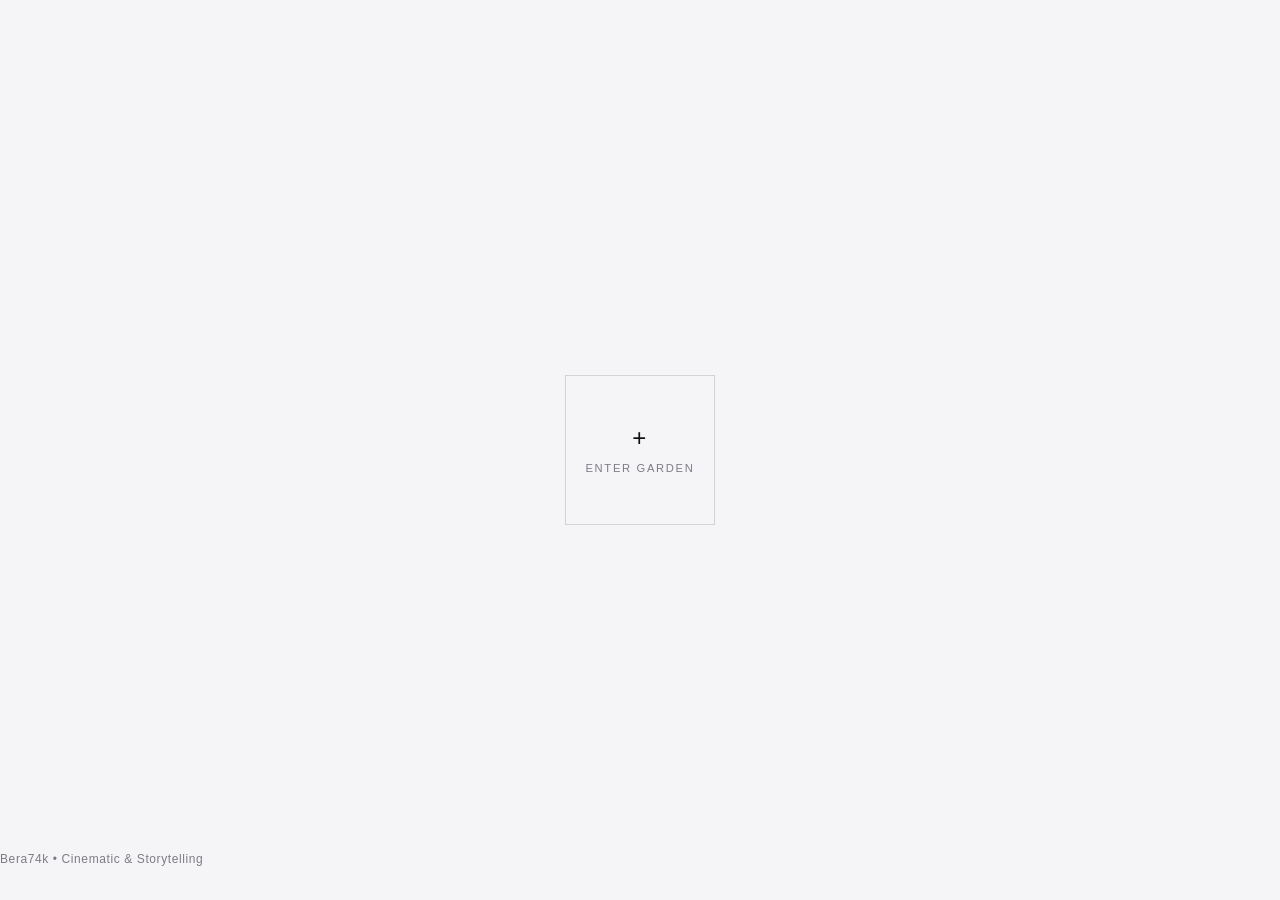
<file: index.html>
<!doctype html>
<html lang="nl">
  <head>
    <meta charset="UTF-8" />
    <meta name="viewport" content="width=device-width, initial-scale=1.0" />
    <title>Bera's Garden • Cinematic Storytelling</title>
    <link rel="stylesheet" href="./assets/style/normal.css" />
  </head>
  <body class="intro-body">
    <main class="focus-container">
      <a href="home.html" class="focus-box">
        <strong class="crosshair" aria-hidden="true">+</strong>
        <small class="btn-label">ENTER GARDEN</small>
      </a>

    </main>
    <footer class="intro-footer">
      <p>Bera74k • Cinematic &amp; Storytelling</p>
    </footer>
  </body>
</html>
</file>
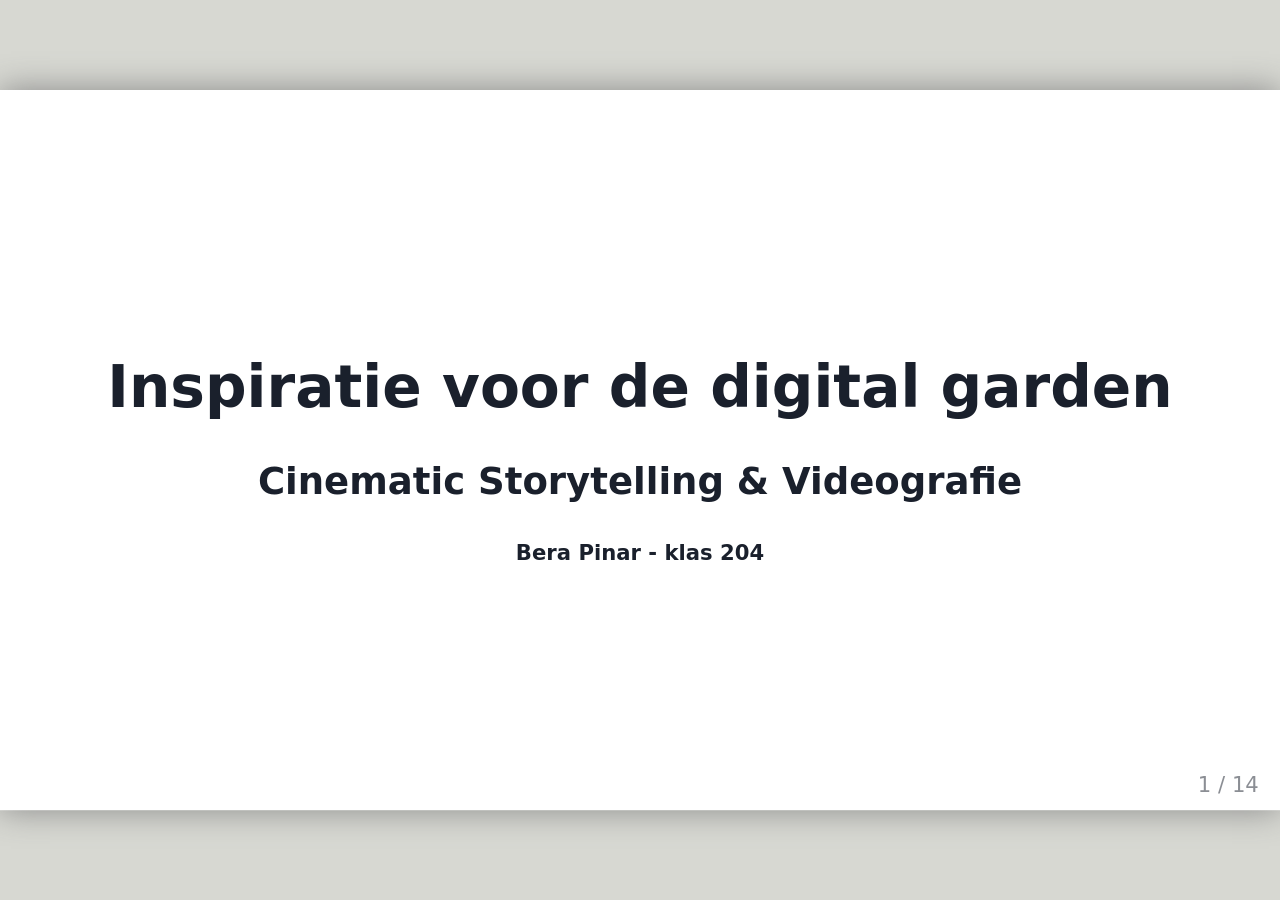
<file: oefeningen/presentatie/index.html>
<!doctype html>
<html lang="nl">
  <head>
    <meta charset="utf-8" />
    <title>Inspiratie voor mijn digital garden</title>
    <style>
      body {
        font-family: system-ui, -apple-system, BlinkMacSystemFont, "Segoe UI", Roboto, sans-serif;
        color: #1a202c;
      }
      .remark-code,
      .remark-inline-code {
        font-family: monospace;
      }

      .image-grid {
        display: grid !important;
        grid-template-columns: repeat(5, 1fr) !important;
        gap: 8px !important;
        margin-top: 10px !important;
        width: 100% !important;
        box-sizing: border-box;
      }
      .image-item {
        display: block !important;
        background: #f7fafc;
        border-radius: 4px;
        overflow: hidden;
        border: 1px solid #e2e8f0;
        box-shadow: 0 1px 2px rgba(0,0,0,0.06);
      }
      .image-item img {
        width: 100% !important;
        height: 88px !important;
        object-fit: cover !important;
        object-position: center !important;
        display: block !important;
      }
      .image-item span {
        display: block !important;
        font-size: 10px !important;
        font-weight: 500 !important;
        color: #4a5568 !important;
        padding: 3px 5px !important;
        white-space: nowrap !important;
        overflow: hidden !important;
        text-overflow: ellipsis !important;
        background: #fff;
        border-top: 1px solid #edf2f7;
      }
      blockquote {
        border-left: 4px solid #3182ce;
        padding: 8px 16px;
        margin: 16px 0;
        background: #ebf8ff;
        color: #2b6cb0;
        font-weight: 500;
        border-radius: 0 4px 4px 0;
      }
      a {
        color: #3182ce;
        text-decoration: none;
        font-weight: 600;
      }
      a:hover {
        text-decoration: underline;
      }
      ul {
        line-height: 1.6;
      }
      .badge {
        display: inline-block;
        background: #e2e8f0;
        padding: 2px 8px;
        border-radius: 4px;
        font-size: 12px;
        font-weight: 600;
        color: #4a5568;
      }
    </style>
  </head>
  <body>
    <textarea id="source">
class: center, middle

# Inspiratie voor de digital garden
### Cinematic Storytelling & Videografie
**Bera Pinar - klas 204**

---

# Agenda

1. **Onderwerp:** Wat, waarom en hoe
2. **Patronen & Analyse:** Systematisch kijken naar 50 beelden
3. **Beeldarchief (50 beelden):**
   - Thema 1: Licht & Schaduw (01–10)
   - Thema 2: Beweging & Dynamiek (11–20)
   - Thema 3: Kleur & Sfeer (21–30)
   - Thema 4: Framing & Diepte (31–40)
   - Thema 5: Textuur & Materiaal (41–50)
4. **10 Bronnen & Inspiratielinks:** Verdieping
5. **Contentstrategie & Introtekst:** Eigen versus overige content

---

# Onderwerp: Wat, Waarom en Hoe?

* **Wat is de passie?**
  * Verhalen vertellen met beeld: hoe camera, licht, geluid en montage samen sfeer bepalen.
* **Waarom dit onderwerp?**
  * Beeldtaal triggert directe emotie en herkenning wat tekst vaak minder goed doet.
  * Het maakt van gewone, dagelijkse momenten iets filmisch en interessants om naar te kijken.
* **Hoe pas ik dit toe?**
  * Beheersing van cameratechniek (focal length, sluitertijd, framerate, natuurlijk licht).
  * Postproductie en montage: pacing, speed ramping, color grading en sound design.

---

# 50 Beelden: Patronen & Visuele Analyse

Bij het verzamelen van 50 beeldfragmenten vielen duidelijke patronen op:

* **Licht & Contrast (Chiaroscuro):** Veel shots benutten één dominante lichtbron met diepe schaduwzones.
* **Kleurharmonie:** Dominantie van complementaire contrasten (warme highlights tegenover koele blauwtinten).
* **Standpunt & Perspectief:** Laag kikkerperspectief en leidende lijnen die richting geven aan het kader.
* **Textuur & Tastbaarheid:** Scherpe details van materialen (metaal, glas, interfaces) die authenticiteit toevoegen.

---

# Thema 1: Licht & Schaduw (01–10)
*Focus: de interactie tussen contrast, lichtrichting en dieptewerking.*

<div class="image-grid">
  <div class="image-item"><img src="./img/01.jpeg" alt="Chiaroscuro"><span>01. Chiaroscuro</span></div>
  <div class="image-item"><img src="./img/02.jpeg" alt="Rim Light"><span>02. Rim Light</span></div>
  <div class="image-item"><img src="./img/03.jpeg" alt="Practical Light"><span>03. Practical Light</span></div>
  <div class="image-item"><img src="./img/04.jpeg" alt="Soft Side Light"><span>04. Soft Side Light</span></div>
  <div class="image-item"><img src="./img/05.jpeg" alt="Hard Direct Sunlight"><span>05. Hard Direct Sunlight</span></div>
  <div class="image-item"><img src="./img/06.jpeg" alt="Negative Fill"><span>06. Negative Fill</span></div>
  <div class="image-item"><img src="./img/07.jpeg" alt="Backlit Silhouette"><span>07. Backlit Silhouette</span></div>
  <div class="image-item"><img src="./img/08.jpeg" alt="Volumetric Rays"><span>08. Volumetric Rays</span></div>
  <div class="image-item"><img src="./img/09.jpeg" alt="Color Temp Contrast"><span>09. Color Temp Contrast</span></div>
  <div class="image-item"><img src="./img/10.jpeg" alt="Specular Reflection"><span>10. Specular Reflection</span></div>
</div>

---

# Thema 2: Beweging & Dynamiek (11–20)
*Focus: sluitertijd, tracking shots en visuele energie in actie.*

<div class="image-grid">
  <div class="image-item"><img src="./img/11.jpeg" alt="Shutter Motion Blur"><span>11. Shutter Motion Blur</span></div>
  <div class="image-item"><img src="./img/12.jpeg" alt="Tracking Shot"><span>12. Tracking Shot</span></div>
  <div class="image-item"><img src="./img/13.jpeg" alt="High-Speed Freeze"><span>13. High-Speed Freeze</span></div>
  <div class="image-item"><img src="./img/14.jpeg" alt="Whip Pan Transition"><span>14. Whip Pan Transition</span></div>
  <div class="image-item"><img src="./img/15.jpeg" alt="Forward Dolly Push"><span>15. Forward Dolly Push</span></div>
  <div class="image-item"><img src="./img/16.jpeg" alt="Handheld Energy"><span>16. Handheld Energy</span></div>
  <div class="image-item"><img src="./img/17.jpeg" alt="Low-Angle Tracking"><span>17. Low-Angle Tracking</span></div>
  <div class="image-item"><img src="./img/18.jpeg" alt="Panning Shutter Drag"><span>18. Panning Shutter Drag</span></div>
  <div class="image-item"><img src="./img/19.jpeg" alt="Speed Ramp Climax"><span>19. Speed Ramp Climax</span></div>
  <div class="image-item"><img src="./img/20.jpeg" alt="Camera Orbit"><span>20. Camera Orbit</span></div>
</div>

---

# Thema 3: Kleur & Sfeer (21–30)
*Focus: color grading paletten, tonale diepte en kleurcontrast.*

<div class="image-grid">
  <div class="image-item"><img src="./img/21.jpeg" alt="Teal & Orange"><span>21. Teal & Orange</span></div>
  <div class="image-item"><img src="./img/22.jpeg" alt="Monochromatic Blue"><span>22. Monochromatic Blue</span></div>
  <div class="image-item"><img src="./img/23.jpeg" alt="Golden Hour Glow"><span>23. Golden Hour Glow</span></div>
  <div class="image-item"><img src="./img/24.jpeg" alt="Cyberpunk Neon"><span>24. Cyberpunk Neon</span></div>
  <div class="image-item"><img src="./img/25.jpeg" alt="Lifted Blacks"><span>25. Lifted Blacks</span></div>
  <div class="image-item"><img src="./img/26.jpeg" alt="Film Halation"><span>26. Film Halation</span></div>
  <div class="image-item"><img src="./img/27.jpeg" alt="Bleach Bypass"><span>27. Bleach Bypass</span></div>
  <div class="image-item"><img src="./img/28.jpeg" alt="Muted Pastel Palette"><span>28. Muted Pastel Palette</span></div>
  <div class="image-item"><img src="./img/29.jpeg" alt="Selective Color Pop"><span>29. Selective Color Pop</span></div>
  <div class="image-item"><img src="./img/30.jpeg" alt="Split Toning"><span>30. Split Toning</span></div>
</div>

---

# Thema 4: Framing & Diepte (31–40)
*Focus: Framing devices, leidende lijnen en scherptediepte (DoF).*

<div class="image-grid">
  <div class="image-item"><img src="./img/31.jpeg" alt="Frame-in-Frame"><span>31. Frame-in-Frame</span></div>
  <div class="image-item"><img src="./img/32.jpeg" alt="Leading Lines"><span>32. Leading Lines</span></div>
  <div class="image-item"><img src="./img/33.jpeg" alt="Shallow Depth of Field"><span>33. Shallow Depth of Field</span></div>
  <div class="image-item"><img src="./img/34.jpeg" alt="Low Angle Perspective"><span>34. Low Angle Perspective</span></div>
  <div class="image-item"><img src="./img/35.jpeg" alt="Birds-Eye Top Down"><span>35. Birds-Eye Top Down</span></div>
  <div class="image-item"><img src="./img/36.jpeg" alt="Symmetrical Framing"><span>36. Symmetrical Framing</span></div>
  <div class="image-item"><img src="./img/37.jpeg" alt="Negative Space"><span>37. Negative Space</span></div>
  <div class="image-item"><img src="./img/38.jpeg" alt="Over-The-Shoulder"><span>38. Over-The-Shoulder</span></div>
  <div class="image-item"><img src="./img/39.jpeg" alt="Dirty Foreground"><span>39. Dirty Foreground</span></div>
  <div class="image-item"><img src="./img/40.jpeg" alt="Dutch Canted Angle"><span>40. Dutch Canted Angle</span></div>
</div>

---

# Thema 5: Textuur & Materiaal (41–50)
*Focus: macro-details, apparatuur, analoge tastbaarheid en interfaces.*

<div class="image-grid">
  <div class="image-item"><img src="./img/41.jpeg" alt="Optical Lens Flare"><span>41. Optical Lens Flare</span></div>
  <div class="image-item"><img src="./img/42.jpeg" alt="Oval Anamorphic Bokeh"><span>42. Oval Anamorphic Bokeh</span></div>
  <div class="image-item"><img src="./img/43.jpeg" alt="35mm Film Grain"><span>43. 35mm Film Grain</span></div>
  <div class="image-item"><img src="./img/44.jpeg" alt="Focus Pulling Grip"><span>44. Focus Pulling Grip</span></div>
  <div class="image-item"><img src="./img/45.jpeg" alt="Tactile Audio Faders"><span>45. Tactile Audio Faders</span></div>
  <div class="image-item"><img src="./img/46.jpeg" alt="NLE Timeline Interface"><span>46. NLE Timeline Interface</span></div>
  <div class="image-item"><img src="./img/47.jpeg" alt="Lens Element Coating"><span>47. Lens Element Coating</span></div>
  <div class="image-item"><img src="./img/48.jpeg" alt="Manual Camera Rigging"><span>48. Manual Camera Rigging</span></div>
  <div class="image-item"><img src="./img/49.jpeg" alt="Cabling & Hardware"><span>49. Cabling & Hardware</span></div>
  <div class="image-item"><img src="./img/50.jpeg" alt="Rain On Lens Glass"><span>50. Rain On Lens Glass</span></div>
</div>

---

# 10 Inspiratielinks (1/2)

* [No Film School](https://nofilmschool.com) <span class="badge">Belichting</span>
  * *Inzicht:* Hoe je met minimale lichtbronnen (chiaroscuro) maximale visuele diepte creëert.
* [StudioBinder Pacing Guide](https://www.studiobinder.com/blog/video-editing-pacing/) <span class="badge">Montageritme</span>
  * *Inzicht:* Timing van cuts en hoe ritme de emotie van de kijker bepaalt.
* [ShotDeck Archive](https://shotdeck.com) <span class="badge">Beeldanalyse</span>
  * *Inzicht:* Beeldbank voor framing, kleurenpaletten en kaders van bioscoopfilms.
* [Premiere Gal Tutorials](https://premieregal.com) <span class="badge">Workflow</span>
  * *Inzicht:* Efficiënte timeline organisatie, nesting en dynamische speed ramps.
* [CineD Gear Reviews](https://www.cined.com) <span class="badge">Hardware</span>
  * *Inzicht:* Praktische analyses van sensor dynamic range en ISO prestaties.

---

# 10 Inspiratielinks (2/2)

* [IndieWire Craft Series](https://www.indiewire.com/c/craft/) <span class="badge">Narratief</span>
  * *Inzicht:* Interviews met filmmakers over de vertaling van emotie naar camerabeweging.
* [Fstoppers Lighting Techniques](https://fstoppers.com) <span class="badge">Techniek</span>
  * *Inzicht:* Contrastratio's beheersen tussen key, fill en rim lighting.
* [Aputure Light Academy](https://www.aputure.com) <span class="badge">Kleurkwaliteit</span>
  * *Inzicht:* Verschil tussen diffuse softboxen vs hard licht en kleurtemperatuur.
* [Artgrid Storytelling Hub](https://artgrid.io) <span class="badge">Compositie</span>
  * *Inzicht:*  trends in vloeiende cameravoering en framing.
* [B&H Explora Optics](https://www.bhphotovideo.com/explora/) <span class="badge">Optica</span>
  * *Inzicht:* Het verschil van telelenzen en groothoeken.

---

# Vertellen met Content in de Digital Garden

Hoe bouw ik dit uit met een mix van eigen en externe content?

* **Eigen content:**
  * Korte videoclips en ruwe B-roll opnames als demonstratie.
  * Screenshots van eigen montagetimelines (cuts, lagen en kleurgrading-nodes).
  * Veldnotities over camera-instellingen en belichtingsopstellingen.
* **Overige content (Curatie):**
  * Vergelijkende beeldstills van filmscènes.
  * Directe verwijzingen naar artikelen over montagetheorie en optica.
  * Geannoteerde cheatsheets voor sluitertijden en beeldhoeken.

---

# Introtekst voor de Digital Garden

Wat wil ik de bezoeker vertellen over dit onderwerp?
* Dat de kracht van beeld niet ontstaat door dure apparatuur, maar door keuzes in licht, timing en framing.

### Eerste stukje content als basis voor de garden:
> Cinematic storytelling: hoe beeld, licht en ritme samenkomen om van alledaagse momenten een verhaal te maken dat je direct voelt


---
class: center, middle

# Vragen?
    </textarea>
    <script src="./remark-latest.min.js"></script>
    <script>
      var slideshow = remark.create({
        ratio: "16:9",
        highlightStyle: "github",
        navigation: {
          scroll: false,
          touch: true,
          click: false
        }
      });
    </script>
  </body>
</html>
</file>
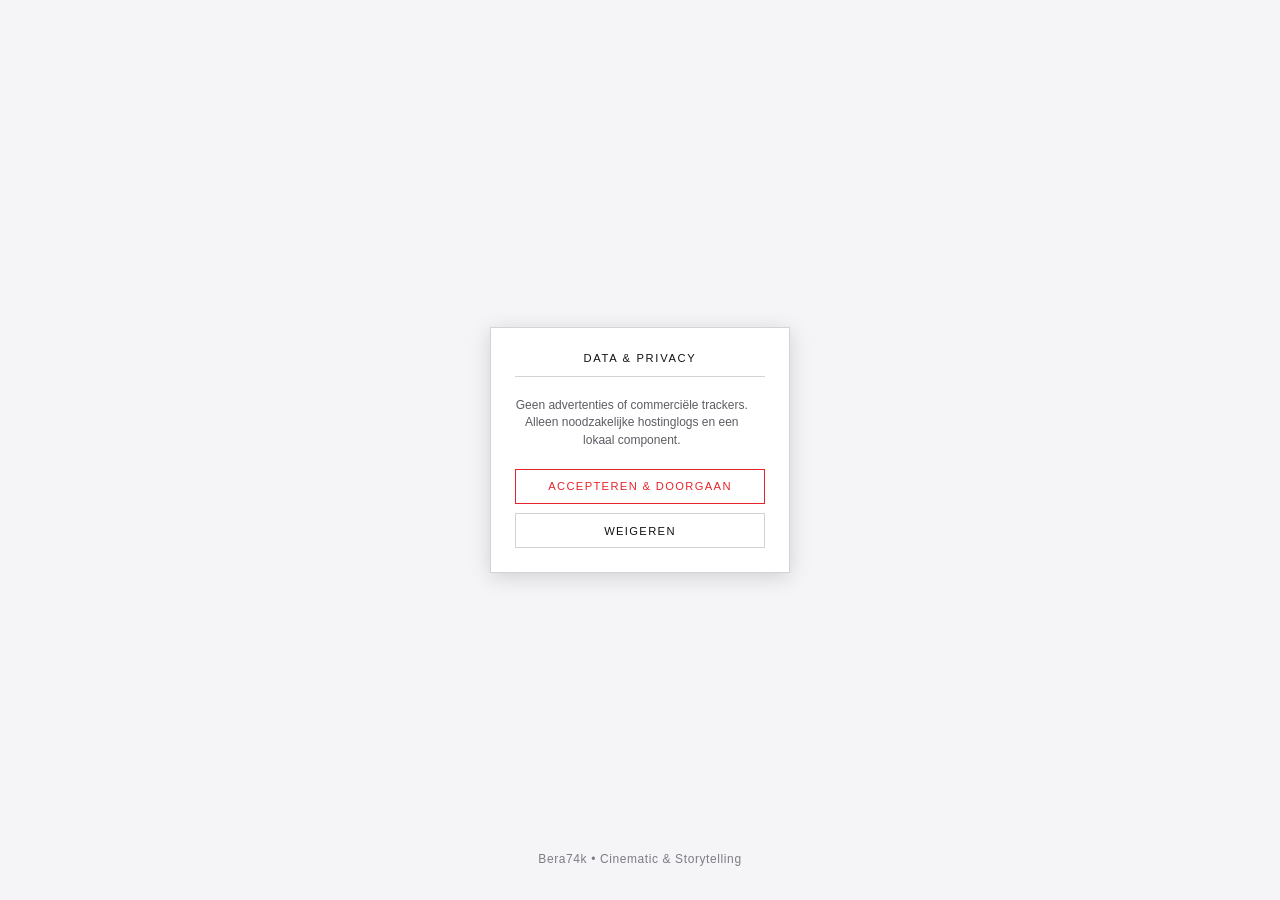
<file: home.html>
<!doctype html>
<html lang="nl">
  <head>
    <meta charset="UTF-8" />
    <meta name="viewport" content="width=device-width, initial-scale=1.0" />
    <title>Bera's Garden • Privacy</title>
    <link rel="stylesheet" href="./assets/style/normal.css" />
  </head>
  <body class="intro-body">
    <main class="focus-container">
      <section class="consent-card" aria-label="Privacy en toestemming">
        <header class="consent-header">
          <h1 class="btn-label">DATA &amp; PRIVACY</h1>
        </header>

        <p class="consent-desc">
          Geen advertenties of commerciële trackers. Alleen noodzakelijke hostinglogs en een lokaal component.
        </p>

        <nav class="consent-actions" aria-label="Privacy keuzes">
          <a href="log.html" class="btn-consent primary">Accepteren &amp; Doorgaan</a>
          <a href="log.html" class="btn-consent">Weigeren</a>
        </nav>
      </section>

      <footer class="intro-footer">
        <p>Bera74k • Cinematic &amp; Storytelling</p>
      </footer>
    </main>
  </body>
</html>
</file>
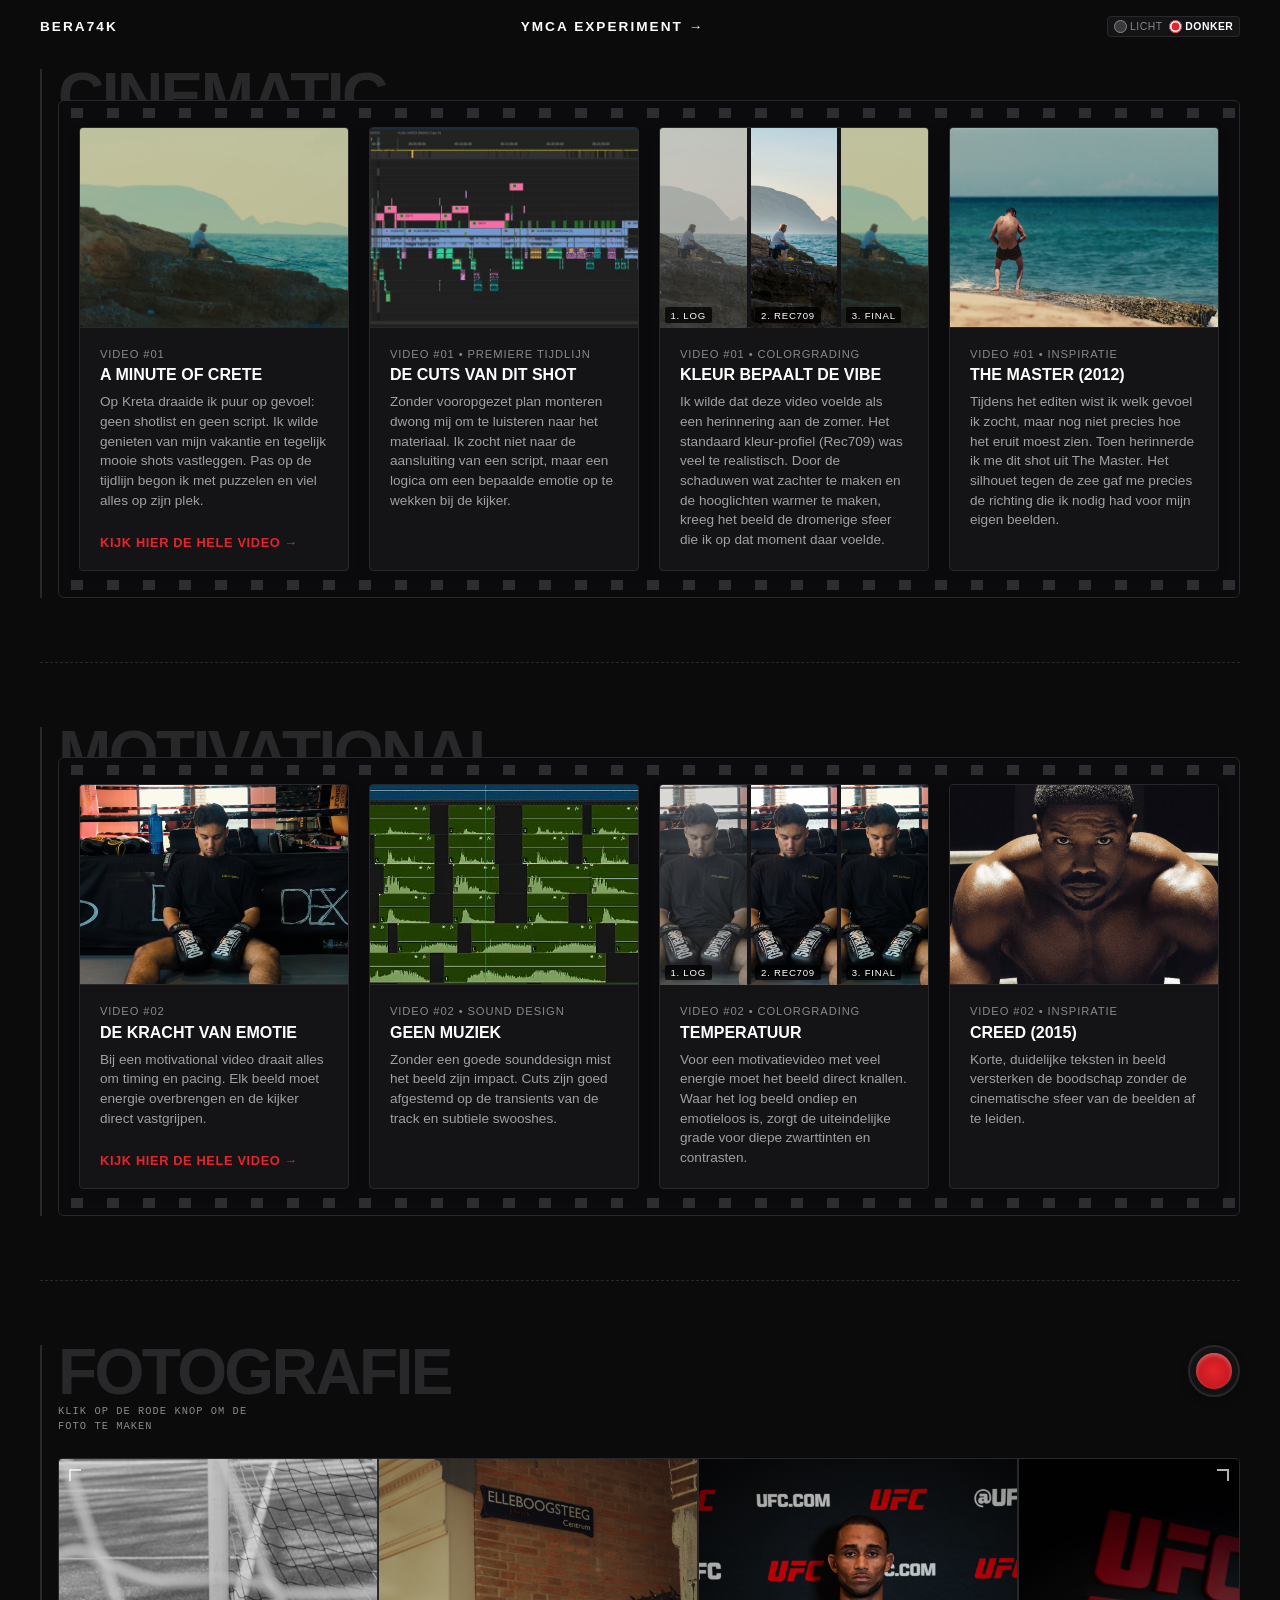
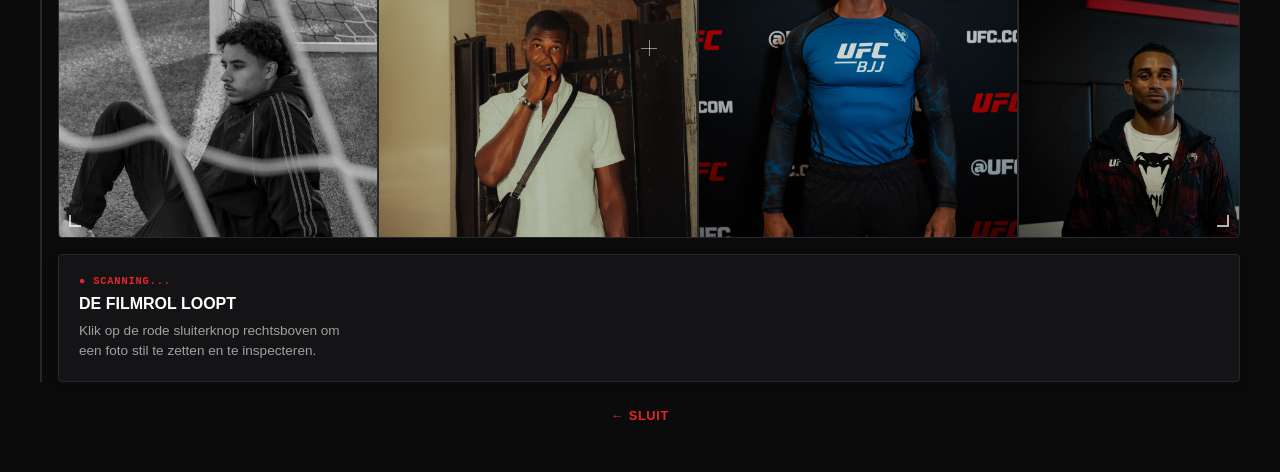
<file: log.html>
<!doctype html>
<html lang="nl">
  <head>
    <meta charset="UTF-8" />
    <meta name="viewport" content="width=device-width, initial-scale=1.0" />
    <title>Garden Log • Bera74k</title>
    <link rel="stylesheet" href="./assets/style/normal.css" />
  </head>
  <body>
    <header class="main-header">
      <a href="./index.html">BERA74K</a>
      <a href="./oefeningen/ymca-digitalgarden/ymca.html" class="nav-btn-ymca">YMCA EXPERIMENT →</a>
      <fieldset class="theme-switcher">
        <legend class="sr-only">Kies thema</legend>
        <label>
          <input type="radio" name="theme" value="light-theme" />
          licht
        </label>
        <label>
          <input type="radio" name="theme" value="dark-theme" checked />
          donker
        </label>
      </fieldset>
    </header>

    <main class="single-column">
      <section class="video-project">
        <h1>CINEMATIC</h1>

        <ul class="cards-grid">
          <li class="card">
            <article>
              <figure>
                <img src="./assets/images/shoteen.jpg" alt="Filmstill shot 1 - Kustlijn met figuur" />
              </figure>

              <section class="card-content">
                <small>VIDEO #01</small>
                <h2>A MINUTE OF CRETE</h2>
                <p>
                  Op Kreta draaide ik puur op gevoel: geen shotlist en geen script. Ik wilde genieten van mijn vakantie en tegelijk mooie shots vastleggen. Pas op de tijdlijn begon ik met puzzelen en viel alles op zijn plek.
                </p>
                <a href="https://www.instagram.com/p/DMqPVJ_MBaq/" target="_blank" rel="noopener noreferrer">KIJK HIER DE HELE VIDEO →</a>
              </section>
            </article>
          </li>

          <li class="card">
            <article>
              <figure>
                <img src="./assets/images/timeline.jpeg" alt="Tijdlijn weergave van Shot 01 in Premiere Pro" />
              </figure>

              <section class="card-content">
                <small>VIDEO #01 • PREMIERE TIJDLIJN</small>
                <h2>DE CUTS VAN DIT SHOT</h2>
                <p>
                  Zonder vooropgezet plan monteren dwong mij om te luisteren naar het materiaal. Ik zocht niet naar de aansluiting van een script, maar een logica om een bepaalde emotie op te wekken bij de kijker.
                </p>
              </section>
            </article>
          </li>

          <li class="card">
            <article>
              <figure class="grade-grid">
                <figure>
                  <img src="./assets/images/log.jpeg" alt="Log profiel: vlak en neutraal" />
                  <figcaption>1. LOG</figcaption>
                </figure>
                <figure>
                  <img src="./assets/images/rec709.jpeg" alt="Rec709 profiel: standaard contrast" />
                  <figcaption>2. REC709</figcaption>
                </figure>
                <figure>
                  <img src="./assets/images/shoteen.jpg" alt="Final grade: warme cinema look" />
                  <figcaption>3. FINAL</figcaption>
                </figure>
              </figure>

              <section class="card-content">
                <small>VIDEO #01 • COLORGRADING</small>
                <h2>KLEUR BEPAALT DE VIBE</h2>
                <p>
                  Ik wilde dat deze video voelde als een herinnering aan de zomer. Het standaard kleur-profiel (Rec709) was veel te realistisch. Door de schaduwen wat zachter te maken en de hooglichten warmer te maken, kreeg het beeld de dromerige sfeer die ik op dat moment daar voelde.
                </p>
              </section>
            </article>
          </li>

          <li class="card">
            <article>
              <figure>
                <img src="./assets/images/themaster.jpg" alt="Referentie still uit The Master (2012) geregisseerd door Paul Thomas Anderson" />
              </figure>

              <section class="card-content">
                <small>VIDEO #01 • INSPIRATIE</small>
                <h2>THE MASTER (2012)</h2>
                <p>
                  Tijdens het editen wist ik welk gevoel ik zocht, maar nog niet precies hoe het eruit moest zien. Toen herinnerde ik me dit shot uit The Master. Het silhouet tegen de zee gaf me precies de richting die ik nodig had voor mijn eigen beelden.
                </p>
              </section>
            </article>
          </li>
        </ul>
      </section>
      <hr />

      <section class="video-project">
        <h1>MOTIVATIONAL</h1>

        <ul class="cards-grid">
          <li class="card">
            <article>
              <figure>
                <img src="./assets/images/video02.graded.jpeg" alt="Final grade van motivational video" />
              </figure>

              <section class="card-content">
                <small>VIDEO #02</small>
                <h2>DE KRACHT VAN EMOTIE</h2>
                <p>
                  Bij een motivational video draait alles om timing en pacing. Elk beeld moet energie overbrengen en de kijker direct vastgrijpen.
                </p>
                <a href="https://www.instagram.com/p/DRC-PLkDNlI/" target="_blank" rel="noopener noreferrer">KIJK HIER DE HELE VIDEO →</a>
              </section>
            </article>
          </li>

          <li class="card">
            <article>
              <figure>
                <img src="./assets/images/timeline02.jpg" alt="sounddesign" />
              </figure>

              <section class="card-content">
                <small>VIDEO #02 • SOUND DESIGN</small>
                <h2>GEEN MUZIEK</h2>
                <p>
                  Zonder een goede sounddesign mist het beeld zijn impact. Cuts zijn goed afgestemd op de transients van de track en subtiele swooshes.
                </p>
              </section>
            </article>
          </li>

          <li class="card">
            <article>
              <figure class="grade-grid">
                <figure>
                  <img src="./assets/images/video02.log.jpeg" alt="Log profiel: neutraal" />
                  <figcaption>1. LOG</figcaption>
                </figure>
                <figure>
                  <img src="./assets/images/video02.709.jpeg" alt="Rec709 profiel: standaard contrast" />
                  <figcaption>2. REC709</figcaption>
                </figure>
                <figure>
                  <img src="./assets/images/video02.graded.jpeg" alt="Final grade: high contrast & punchy" />
                  <figcaption>3. FINAL</figcaption>
                </figure>
              </figure>

              <section class="card-content">
                <small>VIDEO #02 • COLORGRADING</small>
                <h2>TEMPERATUUR</h2>
                <p>
                  Voor een motivatievideo met veel energie moet het beeld direct knallen. Waar het log beeld ondiep en emotieloos is, zorgt de uiteindelijke grade voor diepe zwarttinten en contrasten.
                </p>
              </section>
            </article>
          </li>

          <li class="card">
            <article>
              <figure>
                <img src="./assets/images/creedstill.png" alt="inspiratie shot uit de film creed" />
              </figure>

              <section class="card-content">
                <small>VIDEO #02 • INSPIRATIE</small>
                <h2>CREED (2015)</h2>
                <p>
                  Korte, duidelijke teksten in beeld versterken de boodschap zonder de cinematische sfeer van de beelden af te leiden.
                </p>
              </section>
            </article>
          </li>
        </ul>
      </section>

      <hr />

      <section class="photo-shutter-section">

        <input type="checkbox" id="shutterToggle" class="sr-only" />

        <div class="shutter-header">
          <div>
            <h1>FOTOGRAFIE</h1>
            <p class="shutter-hint">KLIK OP DE RODE KNOP OM DE FOTO TE MAKEN</p>
          </div>

          <label for="shutterToggle" class="shutter-btn" aria-label="Ontspan sluiter">
            <span class="shutter-inner"></span>
          </label>
        </div>

        <div class="viewfinder-frame">
          <span class="viewfinder-corner top-left"></span>
          <span class="viewfinder-corner top-right"></span>
          <span class="viewfinder-corner bottom-left"></span>
          <span class="viewfinder-corner bottom-right"></span>
          <span class="viewfinder-crosshair"></span>

<div class="reel-track">
  <div class="reel-item"><img src="./assets/images/foto1.jpg" alt="Kustlijn Kreta" /></div>
  <div class="reel-item"><img src="./assets/images/foto2.jpg" alt="Boksring still" /></div>
  <div class="reel-item"><img src="./assets/images/foto3.jpg" alt="Inspiratie still" /></div>
  <div class="reel-item"><img src="./assets/images/foto4.jpg" alt="Kustlijn Kreta" /></div>
  <div class="reel-item"><img src="./assets/images/foto5.jpg" alt="Boksring still" /></div>
  <div class="reel-item"><img src="./assets/images/foto6.jpeg" alt="Boksring still" /></div>
  <div class="reel-item"><img src="./assets/images/foto7.jpeg" alt="Boksring still" /></div>
  <div class="reel-item"><img src="./assets/images/foto8.jpg" alt="Boksring still" /></div>
  <div class="reel-item"><img src="./assets/images/foto9.jpg" alt="Boksring still" /></div>
  <div class="reel-item"><img src="./assets/images/foto10.jpg" alt="Boksring still" /></div>
  <div class="reel-item"><img src="./assets/images/foto11.jpg" alt="Boksring still" /></div>
  <div class="reel-item"><img src="./assets/images/foto1.jpg" alt="Kustlijn Kreta" /></div>
  <div class="reel-item"><img src="./assets/images/foto2.jpg" alt="Boksring still" /></div>
  <div class="reel-item"><img src="./assets/images/foto3.jpg" alt="Inspiratie still" /></div>
  <div class="reel-item"><img src="./assets/images/foto4.jpg" alt="Kustlijn Kreta" /></div>
  <div class="reel-item"><img src="./assets/images/foto5.jpg" alt="Boksring still" /></div>
  <div class="reel-item"><img src="./assets/images/foto6.jpeg" alt="Boksring still" /></div>
  <div class="reel-item"><img src="./assets/images/foto7.jpeg" alt="Boksring still" /></div>
  <div class="reel-item"><img src="./assets/images/foto8.jpg" alt="Boksring still" /></div>
  <div class="reel-item"><img src="./assets/images/foto9.jpg" alt="Boksring still" /></div>
  <div class="reel-item"><img src="./assets/images/foto10.jpg" alt="Boksring still" /></div>
  <div class="reel-item"><img src="./assets/images/foto11.jpg" alt="Boksring still" /></div>
    <div class="reel-item"><img src="./assets/images/foto1.jpg" alt="Kustlijn Kreta" /></div>
  <div class="reel-item"><img src="./assets/images/foto2.jpg" alt="Boksring still" /></div>
  <div class="reel-item"><img src="./assets/images/foto3.jpg" alt="Inspiratie still" /></div>
  <div class="reel-item"><img src="./assets/images/foto4.jpg" alt="Kustlijn Kreta" /></div>
  <div class="reel-item"><img src="./assets/images/foto5.jpg" alt="Boksring still" /></div>
  <div class="reel-item"><img src="./assets/images/foto6.jpeg" alt="Boksring still" /></div>
  <div class="reel-item"><img src="./assets/images/foto7.jpeg" alt="Boksring still" /></div>
  <div class="reel-item"><img src="./assets/images/foto8.jpg" alt="Boksring still" /></div>
  <div class="reel-item"><img src="./assets/images/foto9.jpg" alt="Boksring still" /></div>
  <div class="reel-item"><img src="./assets/images/foto10.jpg" alt="Boksring still" /></div>
  <div class="reel-item"><img src="./assets/images/foto11.jpg" alt="Boksring still" /></div>
</div>
</div>

        <article class="shot-detail">
          <div class="shot-meta">
            <span class="shot-status status-scanning">● SCANNING...</span>
            <span class="shot-status status-captured">● SHOT FROZEN</span>
          </div>

          <div class="detail-state state-running">
            <h2>DE FILMROL LOOPT</h2>
            <p>
              Klik op de rode sluiterknop rechtsboven om een foto stil te zetten en te inspecteren.
            </p>
          </div>

          <div class="detail-state state-paused">
            <h2>FRAME BEVROREN</h2>
            <p>
              Sluiter gesloten. Klik opnieuw op de knop om de filmrol weer door te laten draaien.
            </p>
          </div>
        </article>
      </section>

      <footer>
        <a href="./index.html">← SLUIT</a>
      </footer>
    </main>
  </body>
</html>
</file>
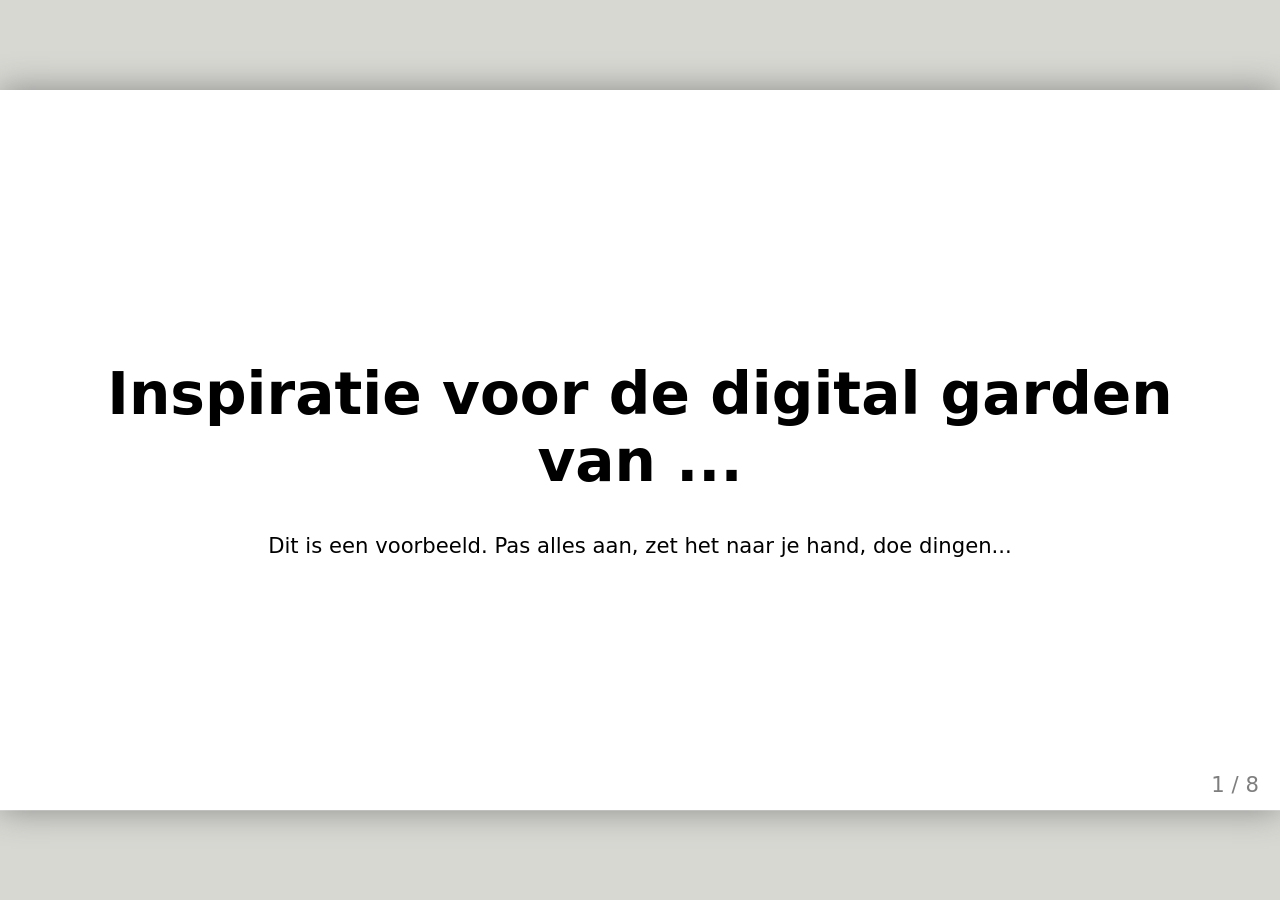
<file: oefeningen/presentatie/test.html>
<!doctype html>
<html lang="nl">
  <head>
    <meta charset="utf-8" />
    <title>Inspiratie voor mijn digital garden</title>
    <style>
      /* Zet de stylesheet naar je hand... of laat het lekker minimalistisch */
      body {
        font-family: system-ui, sans-serif;
      }
      .remark-code,
      .remark-inline-code {
        font-family: monospace;
      }
    </style>
  </head>
  <body>
    <textarea id="source">
class: center, middle
<!--
In deze textarea kan je in Markdown de slides aanpassen,
zie https://github.com/gnab/remark/wiki voor alle mogelijkheden!
-->

# Inspiratie voor de digital garden van ...

Dit is een voorbeeld. Pas alles aan, zet het naar je hand, doe dingen...

---

# Agenda


1. Onderwerp
2. 10 links
3. 50 afbeeldingen
4. ...(max 11 slides, 15 totaal)
5. introtekst van max. 180 tekens

---

# Onderwerp

Wat is jouw interesse, waarom, wat, hoe (cultuur, vakmanschap, sport, idool, ​hobby, passie categorie enz.) toon een hoeveelheid afbeeldingen.​

---

# 10 links

Welke 10 links heb je gelezen, geraadpleegd ter inspiratie, verdieping? Wat heb je daaruit gehaald?

---

# Zoek 50 afbeeldingen

Waarom kies je specifiek voor deze verzameling? Zijn er patronen te ontdekken? Heeft
alles een specifieke kleurstelling? Herken je een actie, een gevoel, een materiaal of
een standpunt? Wat is kenmerkend voor deze verzameling? Welke dingen komen steeds terug?

---

<!-- Slide zonder titel! -->

Hieronder een voorbeeld voor het opnemen van een afbeelding. Het is iets lastiger
om met Remarkjs een heleboel afbeeldingen op één slide op te nemen, je hebt daar
veel custom CSS voor nodig. Een handige workaround is om in een fotobewerkingsprogramma
een aantal collages van de door jou gevonden afbeeldingen te maken en die op te
nemen als afbeelding op de slide...

![placeholder image](./placeholder.svg)

---
background-image: url(./placeholder.svg)

... of als [background image](https://github.com/gnab/remark/wiki/Markdown#background-image) voor een slide.

---

# Introtekst

Wat wil je een ander vertellen over je onderwerp ​

Hoe denk je dit te vertellen met eigen content? en met overige content zoals (links, afbeeldingen, tekst)

Schrijf een eerste stukje content als basis voor je garden (maximaal 180 tekens).

<!-- Laat onderstaande staan anders breekt je presentatie -->
    </textarea>
    <script src="./remark-latest.min.js"></script>
    <script>
      var slideshow = remark.create({
        ratio: "16:9",
      });
    </script>
  </body>
</html>
</file>
<file: assets/style/normal.css>
/* =========================================================
   THEMA-INSTELLINGEN
   ========================================================= */

html {
  color-scheme: light dark;

  --background: light-dark(#f5f5f7, #0b0b0c);
  --color: light-dark(#1d1d1f, #e5e5e5);
  --border-color: light-dark(#d2d2d7, #28282b);

  --color-h1: light-dark(#dedee4, #28282b);

  --surface: light-dark(#ffffff, #141416);
  --surface-alt: light-dark(#f0f0f3, #111114);
  --color-heading: light-dark(#111113, #ffffff);
  --color-muted: light-dark(#5c5c63, #a0a0a0);
  --color-subtle: light-dark(#7c7c85, #888888);
  --color-accent: #e6242b;

  --film-bg: light-dark(#e5e5ea, #0b0b0d);
  --film-hole: light-dark(#c7c7cc, #2c2c31);
}

html:has([value="light-theme"]:checked) {
  color-scheme: light;
}

html:has([value="dark-theme"]:checked) {
  color-scheme: dark;
}


/* =========================================================
   BASIS ALGEMENE LAYOUT
   ========================================================= */

* {
  box-sizing: border-box;
  margin: 0;
  padding: 0;
  outline-color: var(--color-accent);
}

body {
  background-color: var(--background);
  color: var(--color);
  border-color: var(--border-color);
  font-family: sans-serif;
  padding: 1rem 1rem 3rem 1rem;
}

.single-column {
  max-width: 420px;
  margin: 0 auto;
}


header.main-header {
  display: flex;
  justify-content: space-between;
  align-items: center;
  padding-bottom: 2rem;
  max-width: 420px;
  margin: 0 auto;
}

header.main-header a {
  color: var(--color-heading);
  text-decoration: none;
  font-weight: bold;
  font-size: 0.85rem;
  letter-spacing: 0.15em;
}

.theme-switcher {
  border: 1px solid var(--border-color);
  border-radius: 4px;
  padding: 0.2rem 0.35rem;
  display: flex;
  gap: 0.4rem;
  background-color: var(--surface);
}

.sr-only {
  position: absolute;
  width: 1px;
  height: 1px;
  padding: 0;
  margin: -1px;
  overflow: hidden;
  clip: rect(0, 0, 0, 0);
  white-space: nowrap;
  border: 0;
}

.theme-switcher label {
  display: flex;
  align-items: center;
  gap: 0.2rem;
  font-size: 0.65rem;
  color: var(--color-subtle);
  cursor: pointer;
  text-transform: uppercase;
  letter-spacing: 0.05em;
  user-select: none;
}

.theme-switcher input[type="radio"] {
  accent-color: var(--color-accent);
  cursor: pointer;
}

.theme-switcher label:has(input:checked) {
  color: var(--color-heading);
  font-weight: bold;
}

.video-project {
  position: relative;
  border-left: 2px solid var(--border-color);
  padding-left: 1rem;
}

h1 {
  font-size: clamp(2.4rem, 8.5vw, 4rem);
  line-height: 0.85;
  letter-spacing: -0.04em;
  color: var(--color-h1);
  margin-bottom: -1.5rem;
  position: relative;
  z-index: 1;
}

hr {
  border: none;
  border-top: 1px dashed var(--border-color);
  margin: 4rem 0;
}

.cards-grid {
  list-style: none;
  margin: 0;
  position: relative;
  z-index: 2;
  background-color: var(--film-bg);
  border: 1px solid var(--border-color);
  border-radius: 6px;
  padding: 24px 1rem 24px 1rem;
  display: flex;
  gap: 1.25rem;
  overflow-x: auto;
  scroll-snap-type: x mandatory;
}

.cards-grid::before,
.cards-grid::after {
  content: "";
  position: absolute;
  left: 0;
  right: 0;
  height: 10px;
  background-image: repeating-linear-gradient(
    90deg,
    transparent 0px,
    transparent 12px,
    var(--film-hole) 12px,
    var(--film-hole) 24px,
    transparent 24px,
    transparent 36px
  );
  pointer-events: none;
  z-index: 5;
}

.cards-grid::before {
  top: 7px;
}

.cards-grid::after {
  bottom: 7px;
}


/* =========================================================
   INDIVIDUELE FILMFRAMES
   ========================================================= */

.card {
  position: relative;
  flex: 0 0 85%;
  scroll-snap-align: center;
  background-color: var(--surface);
  border: 1px solid var(--border-color);
  border-radius: 4px;
  overflow: hidden;
  margin-bottom: 0;
  box-shadow: 0 4px 14px rgba(0, 0, 0, 0.08);
}

.card article {
  display: flex;
  flex-direction: column;
  width: 100%;
  height: 100%;
}

.peek {
  opacity: 0.35;
}

figure {
  width: 100%;
  height: 200px;
  background-color: #000000;
  border-bottom: 1px solid var(--border-color);
}

figure img {
  width: 100%;
  height: 100%;
  object-fit: cover;
  display: block;
}

figure.grade-grid {
  display: flex;
  gap: 4px;
  background-color: transparent;
  border-bottom: 1px solid var(--border-color);
  height: 200px;
}

figure.grade-grid figure {
  flex: 1;
  height: 200px;
  position: relative;
  border-bottom: none;
  background-color: transparent;
}

figure.grade-grid figcaption {
  position: absolute;
  bottom: 0.3rem;
  left: 0.3rem;
  font-size: 0.6rem;
  letter-spacing: 0.08em;
  color: #ffffff;
  background-color: rgba(0, 0, 0, 0.75);
  padding: 0.15rem 0.35rem;
  border-radius: 2px;
}


/* =========================================================
   HOME PAGINA
   ========================================================= */

.card-content {
  display: flex;
  flex-direction: column;
  flex: 1;
  padding: 1.25rem;
}

small {
  display: block;
  font-size: 0.7rem;
  color: var(--color-subtle);
  letter-spacing: 0.08em;
  margin-bottom: 0.4rem;
}

h2 {
  font-size: 1rem;
  color: var(--color-heading);
  margin-bottom: 0.5rem;
}

p {
  font-size: 0.85rem;
  line-height: 1.45;
  color: var(--color-muted);
  max-width: 35ch;
}

.card-content a {
  display: inline-block;
  margin-top: auto;
  padding-top: 1rem;
  color: var(--color-accent);
  text-decoration: none;
  font-size: 0.8rem;
  font-weight: bold;
  letter-spacing: 0.05em;
}

.card-content a:hover {
  text-decoration: underline;
}

footer {
  text-align: center;
  padding-top: 1.5rem;
}

footer a {
  color: var(--color-accent);
  text-decoration: none;
  font-size: 0.8rem;
  font-weight: bold;
  letter-spacing: 0.05em;
}


/* =========================================================
   DESKTOP RESPONSIVE GRID
   ========================================================= */

@media (min-width: 768px) {
  .single-column,
  header.main-header {
    max-width: 1200px;
  }

  .cards-grid {
    display: grid;
    grid-template-columns: repeat(auto-fit, minmax(240px, 1fr));
    overflow-x: visible;
    padding: 26px 1.25rem 26px 1.25rem;
  }

  .cards-grid .card {
    flex: unset;
  }
}


/* =========================================================
   SCHERM 1 ENTER GARDEN VIEWPORT
   ========================================================= */

body.intro-body {
  min-height: 100vh;
  display: flex;
  flex-direction: column;
  padding: 0;
}

.focus-container {
  flex: 1;
  display: flex;
  flex-direction: column;
  justify-content: center;
  align-items: center;
  padding: 1.5rem;
  position: relative;
}

.focus-box {
  width: 150px;
  height: 150px;
  border: 1px solid var(--border-color);
  display: flex;
  flex-direction: column;
  justify-content: center;
  align-items: center;
  text-decoration: none;
  color: var(--color-heading);
  gap: 0.75rem;
  font-size: 0.7rem;
  letter-spacing: 0.15em;
  transition: border-color 0.3s ease, transform 0.2s ease;
}

.focus-box:hover,
.focus-box:focus {
  border-color: var(--color-heading);
  transform: scale(1.03);
}

strong.crosshair {
  font-size: 1.5rem;
  font-weight: 300;
  line-height: 1;
  display: block;
}

.intro-footer {
  position: absolute;
  bottom: 2rem;
  text-align: center;

  p {
    font-size: 0.75rem;
    color: var(--color-subtle);
    letter-spacing: 0.05em;
  }
}



/* =========================================================
   SCHERM 2
   ========================================================= */

.consent-card {
  width: 100%;
  max-width: 300px;
  background-color: var(--surface);
  border: 1px solid var(--border-color);
  padding: 1.5rem;
  display: flex;
  flex-direction: column;
  gap: 1.25rem;
  z-index: 2;
  box-shadow: 0 4px 20px rgba(0, 0, 0, 0.15);
}

.consent-header {
  display: flex;
  align-items: center;
  justify-content: center;
  border-bottom: 1px solid var(--border-color);
  padding-bottom: 0.75rem;
}

.consent-header h1.btn-label {
  font-size: 0.7rem;
  letter-spacing: 0.15em;
  text-transform: uppercase;
  color: var(--color-heading);
  font-weight: normal;
  margin: 0;
  line-height: normal;
  position: static;
}

small.btn-label {
  font-size: 0.7rem;
  letter-spacing: 0.15em;
  text-transform: uppercase;
  font-weight: normal;
  margin: 0;
  display: block;
}

.consent-desc {
  font-size: 0.75rem;
  line-height: 1.45;
  color: var(--color-muted);
  text-align: center;
}

.consent-actions {
  display: flex;
  flex-direction: column;
  gap: 0.6rem;
}

.btn-consent {
  display: block;
  width: 100%;
  padding: 0.65rem 0.5rem;
  text-align: center;
  font-size: 0.7rem;
  letter-spacing: 0.12em;
  text-transform: uppercase;
  text-decoration: none;
  border: 1px solid var(--border-color);
  background-color: transparent;
  color: var(--color-heading);
  cursor: pointer;
  transition: border-color 0.2s ease, background-color 0.2s ease, color 0.2s ease;
}

.btn-consent:hover,
.btn-consent:focus {
  border-color: var(--color-heading);
}

.btn-consent.primary {
  border-color: var(--color-accent);
  color: var(--color-accent);
}

.btn-consent.primary:hover {
  background-color: var(--color-accent);
  color: #ffffff;
}

.cards-grid {
  position: relative;
}

/* =========================================================
   FOTOGRAFIE/SHUTTER SECTIE
   ========================================================= */

.photo-shutter-section {
  position: relative;
  border-left: 2px solid var(--border-color);
  padding-left: 1rem;
  margin-top: 2rem;
}

.shutter-header {
  display: flex;
  justify-content: space-between;
  align-items: flex-start;
  margin-bottom: 1.5rem;
  position: relative;
  z-index: 2;
}

.shutter-hint {
  font-family: ui-monospace, Menlo, monospace;
  font-size: 0.65rem;
  letter-spacing: 0.1em;
  color: var(--color-subtle);
  margin-top: 1.8rem;
}

.shutter-btn {
  background: var(--surface);
  border: 2px solid var(--border-color);
  border-radius: 50%;
  width: 52px;
  height: 52px;
  display: flex;
  align-items: center;
  justify-content: center;
  cursor: pointer;
  box-shadow: 0 4px 10px rgba(0, 0, 0, 0.2);
  transition: transform 0.1s ease;
  user-select: none;
  flex-shrink: 0;
}

.shutter-btn:active {
  transform: scale(0.92);
}

.shutter-inner {
  width: 36px;
  height: 36px;
  border-radius: 50%;
  background: radial-gradient(circle, #e6242b 0%, #b3141a 100%);
  display: block;
  box-shadow: inset 0 2px 4px rgba(255, 255, 255, 0.35), 0 2px 5px rgba(0, 0, 0, 0.3);
  transition: background 0.2s ease;
}

.viewfinder-frame {
  position: relative;
  width: 100%;
  height: 380px;
  background-color: #000000;
  border: 1px solid var(--border-color);
  border-radius: 4px;
  overflow: hidden;
}

.viewfinder-corner {
  position: absolute;
  width: 12px;
  height: 12px;
  pointer-events: none;
  z-index: 10;
}

.viewfinder-corner.top-left {
  top: 10px;
  left: 10px;
  border-top: 2px solid rgba(255, 255, 255, 0.7);
  border-left: 2px solid rgba(255, 255, 255, 0.7);
}

.viewfinder-corner.top-right {
  top: 10px;
  right: 10px;
  border-top: 2px solid rgba(255, 255, 255, 0.7);
  border-right: 2px solid rgba(255, 255, 255, 0.7);
}

.viewfinder-corner.bottom-left {
  bottom: 10px;
  left: 10px;
  border-bottom: 2px solid rgba(255, 255, 255, 0.7);
  border-left: 2px solid rgba(255, 255, 255, 0.7);
}

.viewfinder-corner.bottom-right {
  bottom: 10px;
  right: 10px;
  border-bottom: 2px solid rgba(255, 255, 255, 0.7);
  border-right: 2px solid rgba(255, 255, 255, 0.7);
}

.viewfinder-crosshair {
  position: absolute;
  top: 50%;
  left: 50%;
  transform: translate(-50%, -50%);
  width: 16px;
  height: 16px;
  pointer-events: none;
  z-index: 10;
}

.viewfinder-crosshair::before,
.viewfinder-crosshair::after {
  content: "";
  position: absolute;
  background: rgba(255, 255, 255, 0.5);
}

.viewfinder-crosshair::before {
  top: 50%;
  left: 0;
  width: 100%;
  height: 1px;
}

.viewfinder-crosshair::after {
  left: 50%;
  top: 0;
  height: 100%;
  width: 1px;
}

.reel-track {
  display: flex;
  height: 100%;
  width: max-content;
  animation: reel-scroll 16s linear infinite;
  will-change: transform;
}

@keyframes reel-scroll {
  0% { transform: translateX(0); }
  100% { transform: translateX(-50%); }
}

.reel-item {
  width: 320px;
  height: 100%;
  flex-shrink: 0;
  border-right: 2px solid var(--border-color);
  background-color: #0b0b0c;
}

.reel-item img {
  width: 100%;
  height: 100%;
  object-fit: cover;
  object-position: top center;
  display: block;
  opacity: 0.85;
}

.shot-detail {
  background-color: var(--surface);
  border: 1px solid var(--border-color);
  border-radius: 4px;
  padding: 1.25rem;
  margin-top: 1rem;
  box-shadow: 0 4px 14px rgba(0, 0, 0, 0.08);
}

.shot-meta {
  display: flex;
  justify-content: space-between;
  font-family: ui-monospace, Menlo, monospace;
  font-size: 0.65rem;
  margin-bottom: 0.5rem;
}

.shot-status {
  letter-spacing: 0.08em;
  font-weight: bold;
}

.status-scanning {
  color: var(--color-accent);
}

.status-captured {
  color: #44bb44;
  display: none;
}

.shot-exif {
  color: var(--color-subtle);
}

.state-paused {
  display: none;
}

#shutterToggle:checked ~ .viewfinder-frame .reel-track {
  animation-play-state: paused;
}

#shutterToggle:checked ~ .shutter-header .shutter-btn .shutter-inner {
  background: radial-gradient(circle, #44bb44 0%, #228822 100%);
}

#shutterToggle:checked ~ .shot-detail .status-scanning {
  display: none;
}

#shutterToggle:checked ~ .shot-detail .status-captured {
  display: inline-block;
}

#shutterToggle:checked ~ .shot-detail .state-running {
  display: none;
}

#shutterToggle:checked ~ .shot-detail .state-paused {
  display: block;
}
</file>
